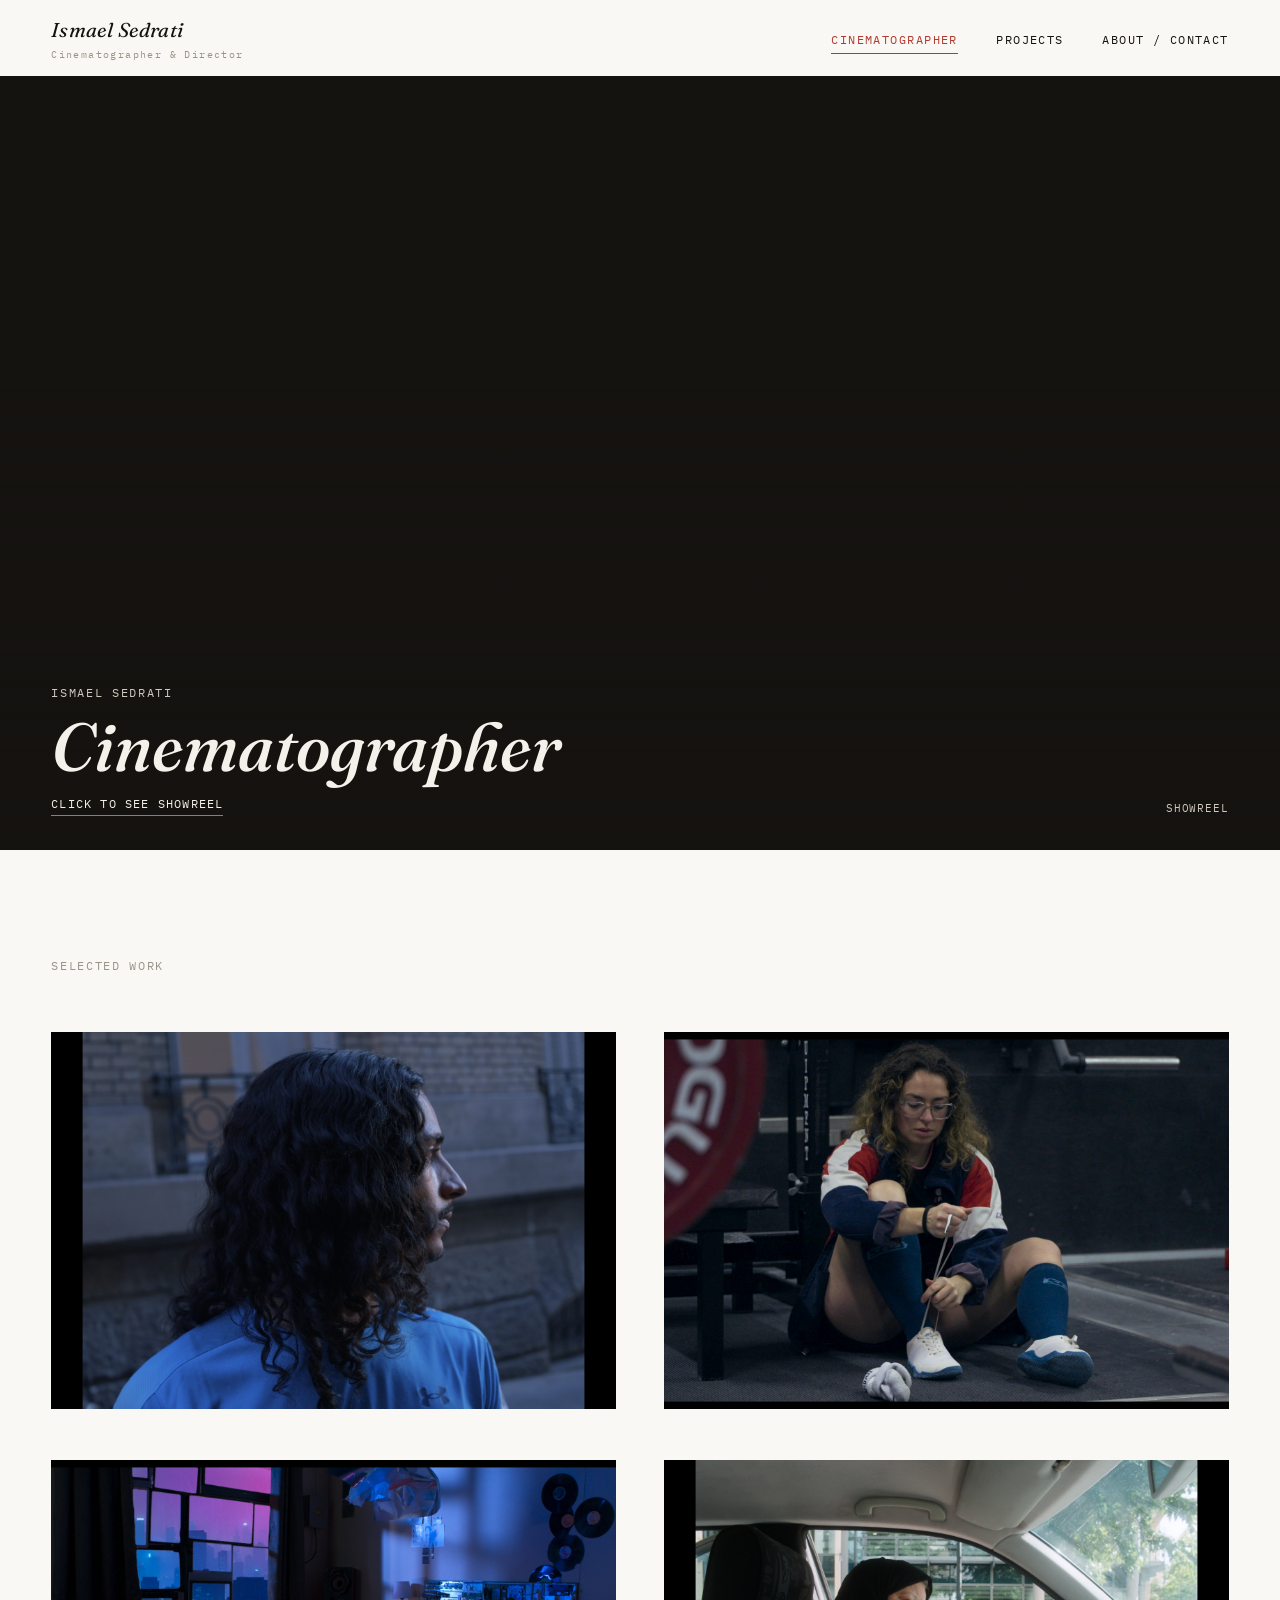
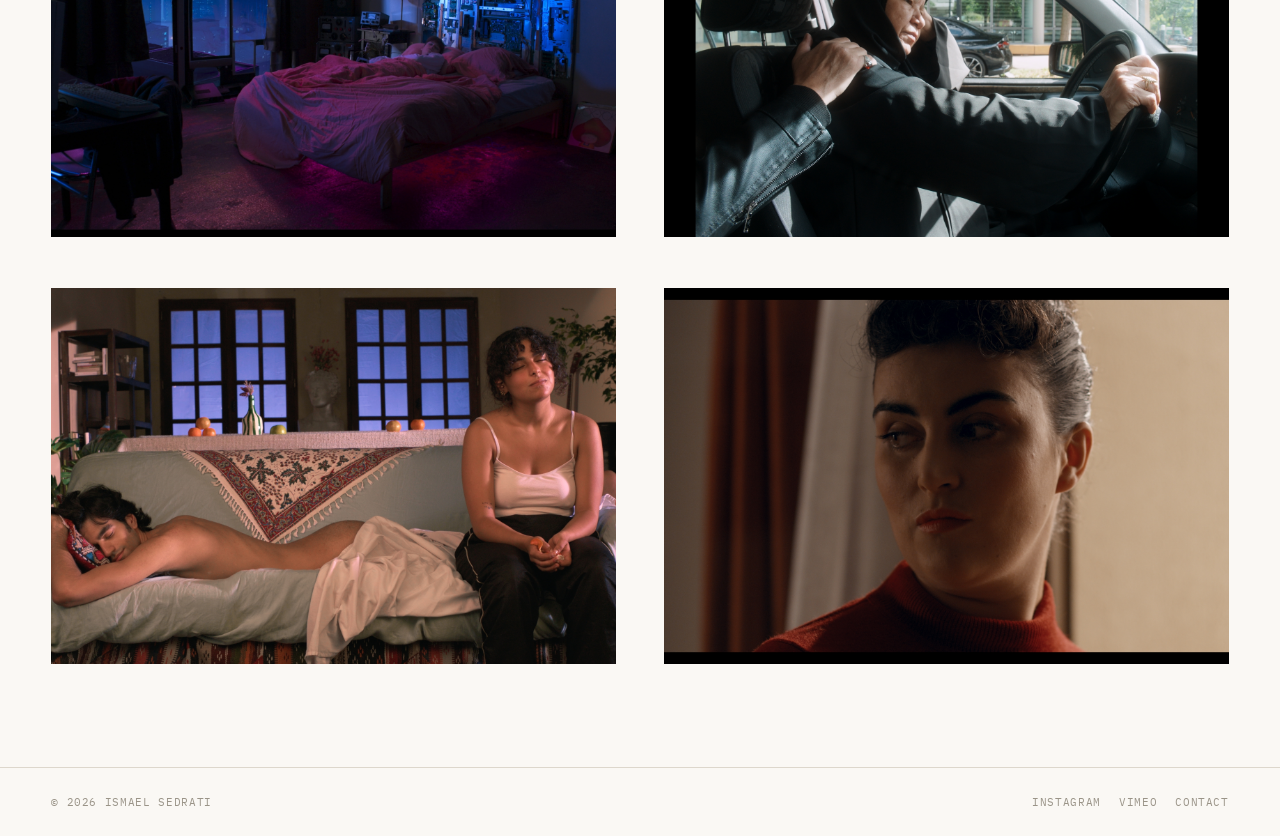
<file: index.html>
<!DOCTYPE html>
<html lang="fr">
<head>
<meta charset="UTF-8">
<meta name="viewport" content="width=device-width, initial-scale=1.0">
<title>Ismael Sedrati — Cinematographer</title>
<meta name="description" content="Ismael Sedrati, directeur de la photographie. Bande démo, projets et collaborations.">
<link rel="preconnect" href="https://fonts.googleapis.com">
<link rel="preconnect" href="https://fonts.gstatic.com" crossorigin>
<link href="https://fonts.googleapis.com/css2?family=Fraunces:ital,wght@0,400;0,500;1,500&family=Inter:wght@400;500&family=IBM+Plex+Mono:wght@400;500&display=swap" rel="stylesheet">
<link rel="stylesheet" href="css/style.css">
</head>
<body>

<nav class="site-nav">
  <a class="brand" href="index.html">Ismael Sedrati<span>Cinematographer &amp; Director</span></a>
  <button class="nav-toggle" aria-expanded="false" aria-label="Menu">Menu</button>
  <ul class="nav-links">
    <li><a href="index.html" aria-current="page">Cinematographer</a></li>
    <!-- <li><a href="director.html">Director</a></li> -->
    <li><a href="projects.html">Projects</a></li>
    <li><a href="about.html">About / Contact</a></li>
  </ul>
</nav>

<!-- ============ SHOWREEL ============
  Dépose ton fichier vidéo dans assets/video/showreel.mp4
  (et idéalement un .webm en plus pour la compatibilité)
  Tant qu'il n'y a pas de fichier, un écran "Showreel coming soon"
  s'affiche automatiquement à la place.
-->
<header class="hero">
<iframe
  src="https://player.vimeo.com/video/1223077782?background=1&autoplay=1&loop=1&muted=1"
  frameborder="0"
  allow="autoplay; fullscreen"
  title="Showreel">
</iframe>
  <div class="hero-placeholder">
    <div class="ring"></div>
    <span>Showreel — coming soon</span>
  </div>
  <div class="hero-copy">
  <div>
    <span class="hero-eyebrow">Ismael Sedrati</span>
    <h1>Cinematographer</h1>
    <a class="hero-reel-link" href="https://vimeo.com/1223077782" target="_blank" rel="noopener">Click to see Showreel</a>
  </div>
  <div class="hero-meta">Showreel</div>
  </div>
</header>

<section class="section">
  <div class="section-head">
    <span class="eyebrow">Selected work</span>
  </div>
  <div class="work-grid" id="work-grid"></div>
</section>

<footer class="site-footer">
  <span>© <span id="year"></span> Ismael Sedrati</span>
  <div class="socials">
    <a href="https://www.instagram.com/ismael_sedrati/" target="_blank" rel="noopener">Instagram</a>
    <a href="https://vimeo.com/1223077782" target="_blank" rel="noopener">Vimeo</a>
    <a href="about.html">Contact</a>
  </div>
</footer>

<script src="data/projects-cinema.js"></script>
<script src="data/projects-director.js"></script>
<script src="data/projects-research.js"></script>
<script src="js/main.js"></script>
<script>document.getElementById('year').textContent = new Date().getFullYear();</script>
</body>
</html>
</file>
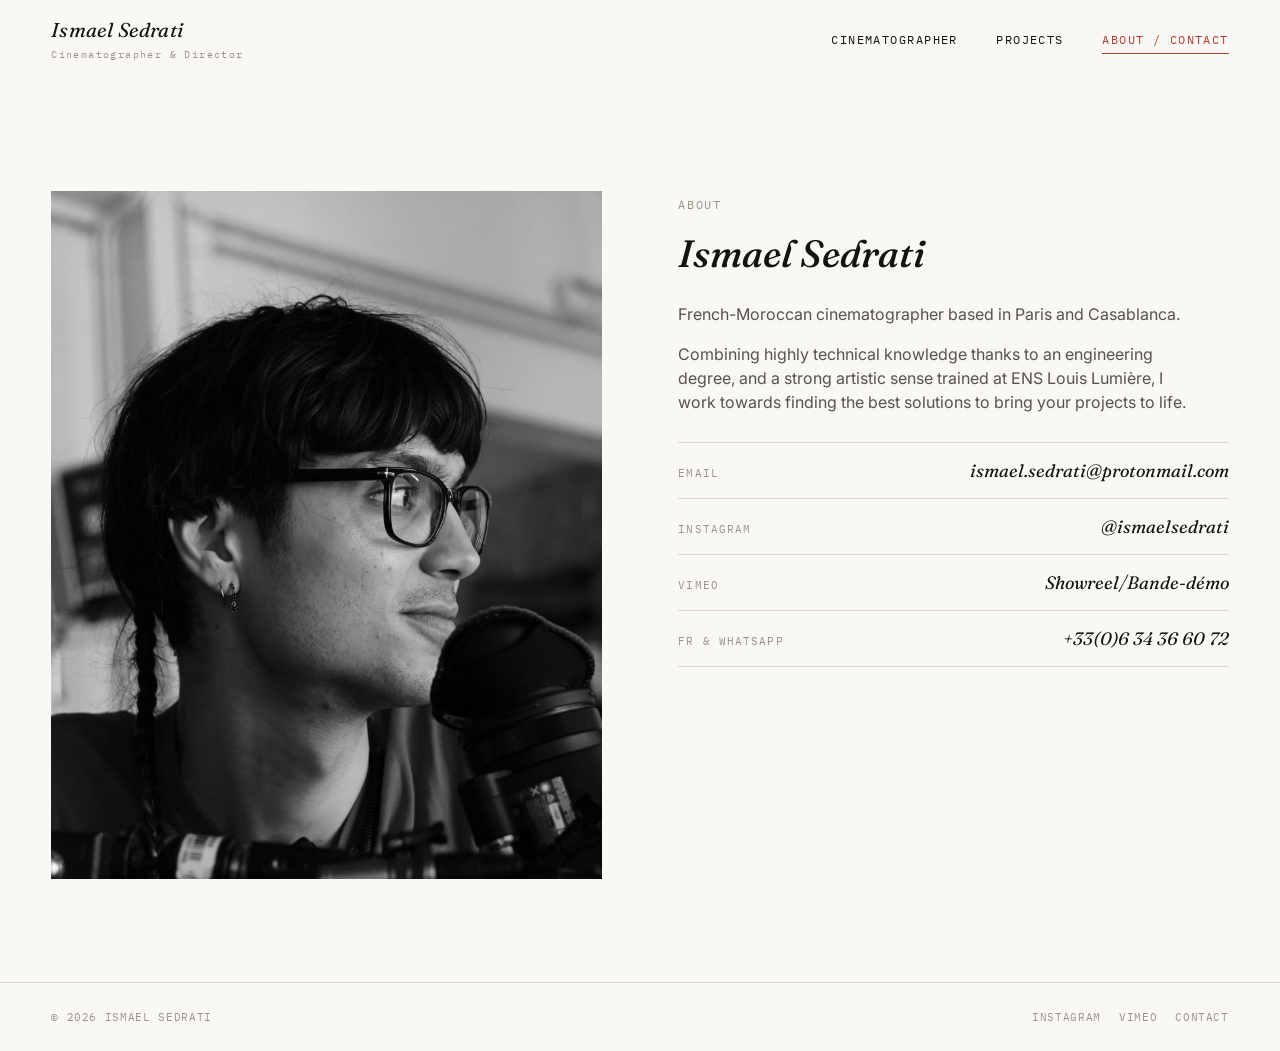
<file: about.html>
<!DOCTYPE html>
<html lang="fr">
<head>
<meta charset="UTF-8">
<meta name="viewport" content="width=device-width, initial-scale=1.0">
<title>Ismael Sedrati — About / Contact</title>
<link rel="preconnect" href="https://fonts.googleapis.com">
<link rel="preconnect" href="https://fonts.gstatic.com" crossorigin>
<link href="https://fonts.googleapis.com/css2?family=Fraunces:ital,wght@0,400;0,500;1,500&family=Inter:wght@400;500&family=IBM+Plex+Mono:wght@400;500&display=swap" rel="stylesheet">
<link rel="stylesheet" href="css/style.css">
</head>
<body>

<nav class="site-nav">
  <a class="brand" href="index.html">Ismael Sedrati<span>Cinematographer &amp; Director</span></a>
  <button class="nav-toggle" aria-expanded="false" aria-label="Menu">Menu</button>
  <ul class="nav-links">
    <li><a href="index.html">Cinematographer</a></li>
    <!-- <li><a href="director.html">Director</a></li> -->
    <li><a href="projects.html">Projects</a></li>
    <li><a href="about.html" aria-current="page">About / Contact</a></li>
  </ul>
</nav>

<section class="section" style="padding-top:clamp(56px,9vw,120px)">
  <div class="about-grid">
  <div>
    <div class="still-wrap portrait">
      <img class="still" src="assets/img/Photo_Sedrati_Ismael.jpeg" alt="Ismael Sedrati">
    </div>
  </div>
  <div>
    <span class="eyebrow">About</span>
    <h2 style="font-family:var(--font-display); font-style:italic; font-weight:500; font-size:clamp(26px,3.4vw,38px); margin:10px 0 20px;">
      Ismael Sedrati
    </h2>
    <p>French-Moroccan cinematographer based in Paris and Casablanca.</p>
    <p>
      Combining highly technical knowledge thanks to an engineering degree, and a strong artistic sense trained at ENS Louis Lumière, I work towards finding the best solutions to bring your projects to life.
    </p>

    <ul class="contact-list">
      <li><span class="k">Email</span><a href="mailto:ismael.sedrati@protonmail.com">ismael.sedrati@protonmail.com</a></li>
      <li><span class="k">Instagram</span><a href="https://www.instagram.com/ismael_sedrati/" target="_blank" rel="noopener">@ismaelsedrati</a></li>
      <li><span class="k">Vimeo</span><a href="https://vimeo.com/1223077782" target="_blank" rel="noopener">Showreel/Bande-démo</a></li>
      <li><span class="k">FR & Whatsapp</span><a href="tel:+33634366072">+33(0)6 34 36 60 72</a></li>
    </ul>
  </div>
</div>
</section>

<footer class="site-footer">
  <span>© <span id="year"></span> Ismael Sedrati</span>
  <div class="socials">
    <a href="https://www.instagram.com/ismael_sedrati/" target="_blank" rel="noopener">Instagram</a>
    <a href="https://vimeo.com/1223077782" target="_blank" rel="noopener">Vimeo</a>
    <a href="about.html">Contact</a>
  </div>
</footer>

<script>document.getElementById('year').textContent = new Date().getFullYear();</script>
</body>
</html>
</file>
<file: css/style.css>
/* =====================================================
   ISMAEL SEDRATI — Cinematographer / Director
   Design tokens
   ===================================================== */
:root{
  --paper:        #faf8f4;
  --paper-raised: #f1ede3;
  --ink:          #151310;
  --ink-soft:     #57524a;
  --ink-faint:    #9a9488;
  --line:         #ddd7cc;
  --accent:       #b23a2e;

  --font-display: 'Fraunces', 'Iowan Old Style', Georgia, serif;
  --font-body:    'Inter', -apple-system, BlinkMacSystemFont, sans-serif;
  --font-mono:    'IBM Plex Mono', ui-monospace, SFMono-Regular, monospace;

  --nav-h: 76px;
  --gutter: clamp(20px, 4vw, 56px);
  --maxw: 1320px;
}

*,*::before,*::after{ box-sizing:border-box; }
html{ scroll-behavior:smooth; }
body{
  margin:0;
  background:var(--paper);
  color:var(--ink);
  font-family:var(--font-body);
  font-size:16px;
  line-height:1.5;
  -webkit-font-smoothing:antialiased;
}
img,video{ display:block; max-width:100%; }
a{ color:inherit; text-decoration:none; }
ul{ list-style:none; margin:0; padding:0; }
button{ font:inherit; background:none; border:0; cursor:pointer; color:inherit; }

.eyebrow{
  font-family:var(--font-mono);
  font-size:12px;
  letter-spacing:.14em;
  text-transform:uppercase;
  color:var(--ink-faint);
}

/* focus visibility */
a:focus-visible, button:focus-visible{
  outline:2px solid var(--accent);
  outline-offset:3px;
}

@media (prefers-reduced-motion: reduce){
  *{ animation-duration:.001ms !important; transition-duration:.001ms !important; scroll-behavior:auto !important; }
}

/* =====================================================
   NAV
   ===================================================== */
.site-nav{
  position:sticky; top:0; z-index:50;
  height:var(--nav-h);
  display:flex; align-items:center; justify-content:space-between;
  padding:0 var(--gutter);
  background:var(--paper); 
}
.site-nav .brand{
  font-family:var(--font-display);
  font-style:italic;
  font-size:20px;
  letter-spacing:.01em;
}
.site-nav .brand span{
  display:block;
  font-family:var(--font-mono);
  font-style:normal;
  font-size:10px;
  letter-spacing:.14em;
  color:var(--ink-faint);
  margin-top:2px;
}
.nav-links{ display:flex; gap:clamp(18px,3vw,40px); }
.nav-links a{
  font-family:var(--font-mono);
  font-size:12px;
  letter-spacing:.12em;
  text-transform:uppercase;
  padding:6px 0;
  border-bottom:1px solid transparent;
  transition:border-color .2s ease, color .2s ease;
}
.nav-links a:hover,
.nav-links a[aria-current="page"]{
  color:var(--accent);
  border-color:var(--accent);
}

.nav-toggle{ display:none; }

@media (max-width: 720px){
  .nav-links{
    position:fixed; inset:var(--nav-h) 0 0 0;
    background:var(--paper);
    flex-direction:column; gap:0;
    padding:8px var(--gutter);
    transform:translateY(-8px);
    opacity:0; pointer-events:none;
    transition:opacity .2s ease, transform .2s ease;
  }
  .nav-links.is-open{ opacity:1; pointer-events:auto; transform:translateY(0); }

  .nav-links a{
    display:block;
    width:100%;
    padding:20px 6px;
    border-bottom:1px solid var(--line) !important;
    border-left:3px solid transparent !important;
    color:var(--ink);
  }
  .nav-links a[aria-current="page"]{
    border-bottom:1px solid var(--line) !important;
    border-left:3px solid var(--accent) !important;
    color:var(--ink);
    background:var(--paper-raised);
  }
  .nav-toggle{
    display:block; font-family:var(--font-mono); font-size:12px; letter-spacing:.1em; text-transform:uppercase;
  }
}
/* =====================================================
   HERO / SHOWREEL (index.html)
   ===================================================== */
.hero{
  position:relative;
  height:min(86vh, 900px);
  min-height:460px;
  overflow:hidden;
  background:var(--ink);
}
.hero iframe{
  position:absolute; inset:0;
  width:100%; height:100%; object-fit:cover;
  opacity:.92; border:0;
}
.hero::after{
  content:"";
  position:absolute; inset:0;
  background:linear-gradient(180deg, rgba(21,19,16,0) 40%, rgba(21,19,16,.75) 100%);
}
.hero-copy{
  position:absolute; left:var(--gutter); right:var(--gutter); bottom:34px;
  z-index:2;
  display:flex; align-items:flex-end; justify-content:space-between; gap:24px;
  color:#f4f1ea;
}
.hero-copy h1{
  margin:0;
  font-family:var(--font-display);
  font-style:italic;
  font-weight:500;
  font-size:clamp(32px, 5.4vw, 68px);
  line-height:1.02;
}
.hero-copy .hero-eyebrow{
  font-family:var(--font-mono);
  font-size:12px; letter-spacing:.14em; text-transform:uppercase;
  color:#cfc9bd; margin-bottom:10px; display:block;
}
.hero-reel-link{
  display:inline-block;
  margin-top:14px;
  font-family:var(--font-mono);
  font-size:12px; letter-spacing:.1em; text-transform:uppercase;
  color:#f4f1ea;
  border-bottom:1px solid rgba(244,241,234,.5);
  padding-bottom:2px;
  transition:border-color .2s ease, color .2s ease;
}
.hero-reel-link:hover{
  color:var(--accent);
  border-color:var(--accent);
}
.hero-meta{
  font-family:var(--font-mono);
  font-size:11px; letter-spacing:.08em; text-transform:uppercase;
  color:#cfc9bd; text-align:right; white-space:nowrap;
}

/* placeholder state when no reel file is present yet */
.hero.hero--noreel video{ display:none; }
.hero.hero--noreel{
  background:
    repeating-linear-gradient(90deg, rgba(21,19,16,.9) 0 14px, rgba(21,19,16,.78) 14px 16px),
    var(--ink);
}
.hero-placeholder{
  position:absolute; inset:0;
  display:none;
  align-items:center; justify-content:center; flex-direction:column; gap:14px;
  color:#cfc9bd;
}
.hero.hero--noreel .hero-placeholder{ display:flex; }
.hero-placeholder .ring{
  width:56px; height:56px; border-radius:50%;
  border:1px solid rgba(244,241,234,.4);
  display:flex; align-items:center; justify-content:center;
}
.hero-placeholder .ring::before{
  content:"";
  border-style:solid; border-width:8px 0 8px 13px;
  border-color:transparent transparent transparent #f4f1ea;
  margin-left:3px;
}
.hero-placeholder span{
  font-family:var(--font-mono); font-size:11px; letter-spacing:.14em; text-transform:uppercase;
}

/* =====================================================
   SECTION HEADINGS
   ===================================================== */
.section{ padding:clamp(56px,8vw,110px) var(--gutter); max-width:var(--maxw); margin:0 auto; }
.section-head{ margin-bottom:clamp(30px,5vw,56px); }
.section-head h2{
  font-family:var(--font-display); font-style:italic; font-weight:500;
  font-size:clamp(28px,4vw,44px); margin:8px 0 0;
}

/* =====================================================
   CINEMATOGRAPHY GRID
   ===================================================== */
.work-grid{
  display:grid; grid-template-columns:repeat(2,1fr);
  gap:clamp(28px,4vw,56px) clamp(24px,4vw,48px);
}
@media (max-width:820px){ .work-grid{ grid-template-columns:1fr; } }

.still-wrap{
  position:relative;
  aspect-ratio:3/2;
  overflow:hidden;
  background:var(--paper-raised);
}
.still-wrap img, .still-wrap video{
  position:absolute; inset:0; width:100%; height:100%; object-fit:cover;
}
.still-wrap .still{ transition:opacity .35s ease; }
.still-wrap .preview{ opacity:0; transition:opacity .35s ease; }
.project-card:hover .preview{ opacity:1; }

.still-wrap.is-placeholder{
  background:
    repeating-linear-gradient(135deg, var(--paper-raised) 0 18px, #e7e1d3 18px 20px);
}
.still-wrap.is-placeholder::before{
  content:"STILL — ADD IMAGE";
  position:absolute; inset:auto 14px 14px auto;
  font-family:var(--font-mono); font-size:10px; letter-spacing:.1em;
  color:var(--ink-faint); background:var(--paper); padding:4px 8px;
}
.still-title-overlay{
  position:absolute; inset:0;
  display:flex; align-items:center; justify-content:center;
  text-align:center; padding:20px;
  background:rgba(21,19,16,0);
  color:#f4f1ea;
  font-family:var(--font-display);
  font-style:italic; font-weight:500;
  font-size:clamp(18px,2.2vw,26px);
  opacity:0;
  transition:opacity .35s ease, background .35s ease;
  pointer-events:none;
}
.project-card:hover .still-title-overlay{
  opacity:1;
  background:rgba(21,19,16,.45);
}
.still-wrap .play-tag{
  position:absolute; top:14px; right:14px;
  font-family:var(--font-mono); font-size:10px; letter-spacing:.1em; text-transform:uppercase;
  color:#f4f1ea; background:rgba(21,19,16,.55); padding:4px 8px;
  opacity:0; transition:opacity .25s ease;
}
.project-card:hover .play-tag{ opacity:1; }

.project-card a.card-link{ display:block; }
.project-meta{ padding-top:16px; }
.project-meta h3{
  font-family:var(--font-display); font-style:italic; font-weight:500;
  font-size:clamp(19px,2vw,24px); margin:0 0 4px;
}
.project-meta .director-credit{ color:var(--ink-soft); font-style:normal; }
.project-meta .tech{
  font-family:var(--font-mono); font-size:11px; letter-spacing:.03em;
  color:var(--ink-faint); margin-top:6px;
}

/* =====================================================
   DIRECTOR — feature blocks
   ===================================================== */
.feature{
  display:grid; grid-template-columns:1.1fr .9fr;
  gap:clamp(28px,5vw,64px);
  align-items:center;
  padding:clamp(44px,7vw,84px) 0;
  border-top:1px solid var(--line);
}
.feature:first-of-type{ border-top:0; }
.feature:nth-of-type(even){ direction:rtl; }
.feature:nth-of-type(even) > *{ direction:ltr; }
@media (max-width:860px){
  .feature{ grid-template-columns:1fr; direction:ltr !important; }
}
.feature .still-wrap{ aspect-ratio:16/10; }
.feature-tag{
  display:inline-block;
  font-family:var(--font-mono); font-size:10px; letter-spacing:.12em; text-transform:uppercase;
  color:var(--accent); border:1px solid var(--accent);
  padding:5px 10px; margin-bottom:16px;
}
.feature h3{
  font-family:var(--font-display); font-style:italic; font-weight:500;
  font-size:clamp(26px,3.4vw,40px); margin:0 0 16px; line-height:1.05;
}
.feature p.synopsis{ color:var(--ink-soft); max-width:46ch; margin:0 0 22px; }
.feature .view-link{
  font-family:var(--font-mono); font-size:12px; letter-spacing:.08em; text-transform:uppercase;
  border-bottom:1px solid var(--ink); padding-bottom:2px;
}
.feature .view-link:hover{ color:var(--accent); border-color:var(--accent); }

/* =====================================================
   SLATE — technical credits block (signature element)
   ===================================================== */
.slate{
  border:1px solid var(--line);
  padding:18px 20px;
  display:grid; grid-template-columns:repeat(auto-fit, minmax(140px,1fr));
  gap:14px 20px;
  background:var(--paper-raised);
  margin:18px 0 0;
}
.slate .field .k{
  font-family:var(--font-mono); font-size:10px; letter-spacing:.1em; text-transform:uppercase;
  color:var(--ink-faint); display:block; margin-bottom:4px;
}
.slate .field .v{ font-family:var(--font-mono); font-size:13px; }

/* =====================================================
   PROJECT DETAIL (project.html)
   ===================================================== */
.detail-head{ padding:44px var(--gutter) 0; max-width:var(--maxw); margin:0 auto; }
.back-link{
  font-family:var(--font-mono); font-size:11px; letter-spacing:.1em; text-transform:uppercase;
  color:var(--ink-soft);
}
.back-link:hover{ color:var(--accent); }
.detail-head h1{
  font-family:var(--font-display); font-style:italic; font-weight:500;
  font-size:clamp(32px,5vw,56px); margin:18px 0 6px;
}
.detail-head .director-credit{ color:var(--ink-soft); font-family:var(--font-display); font-size:clamp(16px,2vw,20px); }
.detail-synopsis{ max-width:62ch; color:var(--ink-soft); margin:18px 0 0; }
.detail-gallery{
  padding:clamp(40px,6vw,72px) var(--gutter);
  max-width:var(--maxw); margin:0 auto;
  display:flex; flex-direction:column; gap:clamp(20px,3vw,36px);
}
.detail-gallery .still-wrap{
  position:static;
  height:auto;
  aspect-ratio:auto;
  background:none;
}
.detail-gallery .still-wrap img,
.detail-gallery .still-wrap video{
  position:static;
  width:100%;
  height:auto;
  object-fit:contain;
}
/* =====================================================
   ABOUT / CONTACT
   ===================================================== */
.about-grid{
  display:grid; grid-template-columns:1fr 1fr; gap:clamp(30px,6vw,80px);
  align-items:start;
}
@media (max-width:760px){ .about-grid{ grid-template-columns:1fr; } }
.about-grid p{ color:var(--ink-soft); max-width:52ch; }
.about-grid .portrait{ aspect-ratio:4/5; }
.contact-list{ margin-top:28px; }
.contact-list li{
  border-top:1px solid var(--line);
  padding:14px 0;
  display:flex; justify-content:space-between; align-items:baseline;
}
.contact-list li:last-child{ border-bottom:1px solid var(--line); }
.contact-list .k{ font-family:var(--font-mono); font-size:11px; letter-spacing:.1em; text-transform:uppercase; color:var(--ink-faint); }
.contact-list a{ font-family:var(--font-display); font-style:italic; font-size:18px; }
.contact-list a:hover{ color:var(--accent); }

/* =====================================================
   FOOTER
   ===================================================== */
.site-footer{
  border-top:1px solid var(--line);
  padding:26px var(--gutter);
  display:flex; justify-content:space-between; align-items:center; gap:16px; flex-wrap:wrap;
  font-family:var(--font-mono); font-size:11px; letter-spacing:.06em; text-transform:uppercase;
  color:var(--ink-faint);
}
.site-footer .socials{ display:flex; gap:18px; }
.site-footer a:hover{ color:var(--accent); }
</file>
